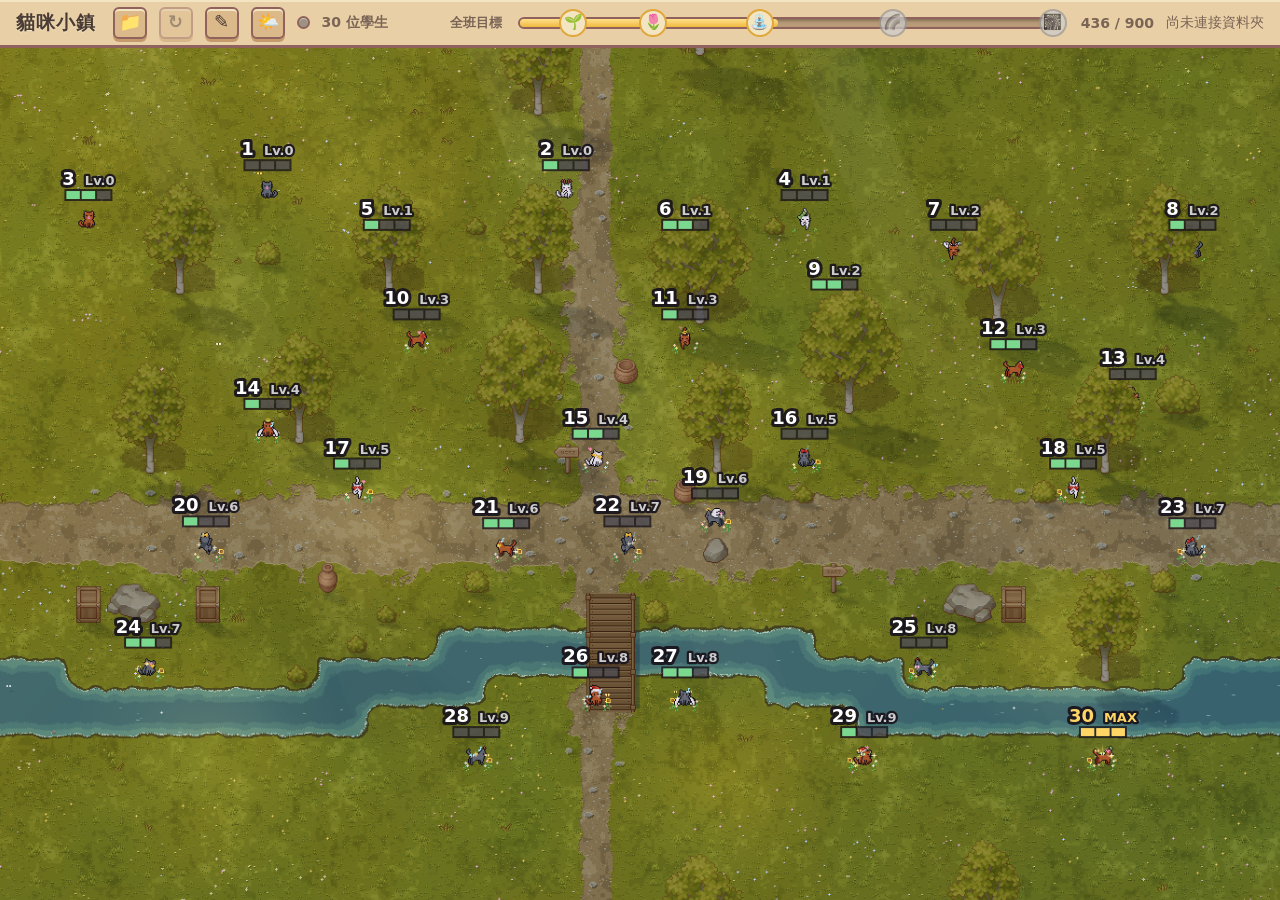
<file: index.html>
<!DOCTYPE html>
<html lang="zh-Hant">
<head>
<meta charset="utf-8">
<meta name="viewport" content="width=device-width, initial-scale=1">
<title>班級像素小鎮</title>
<link rel="stylesheet" href="css/main.css?v=20261103">
<link rel="stylesheet" href="css/panel.css?v=20261103">
<link rel="stylesheet" href="css/appearance.css?v=20261103">
</head>
<body>

<div id="app">

  <header id="toolbar">
    <span id="title"></span>

    <!-- 沒連接資料夾前顯示這顆；連上之後換成班級下拉選單與更換資料夾按鈕 -->
    <button id="btn-connect" class="tbtn tbtn-icon" title="連接資料夾">📁</button>

    <label id="class-wrap" hidden>
      <span class="tlabel">班級</span>
      <select id="class-select" class="tselect"></select>
    </label>
    <button id="btn-disconnect" class="tbtn tbtn-icon" hidden title="更換資料夾">📁</button>

    <button id="btn-reload" class="tbtn tbtn-icon" disabled title="重新載入檔案">↻</button>
    <button id="btn-mapedit" class="tbtn tbtn-icon" title="地圖編輯">✎</button>
    <button id="btn-weather" class="tbtn tbtn-icon" title="天氣">🌤️</button>

    <span id="conn-light" class="light" title="尚未連接資料夾"></span>

    <span id="status" class="muted"></span>

    <!-- 全班共同目標。圓圈由 main.js 的 buildClassGoal() 依 CONFIG.CLASS_GOAL 產生 -->
    <div id="class-goal" hidden>
      <span class="tlabel">全班目標</span>
      <div id="goal-track"><div id="goal-fill"></div></div>
      <span id="goal-num" class="muted"></span>
    </div>
    <span id="save-state" class="muted"></span>
  </header>

  <!-- 雙層畫布：
       #stage  像素層，地圖加外圍郊外，放大到塞得下的最大尺寸（見 main.js 的 layout）
       #labels UI 層，原生螢幕解析度，畫名字與進度條，字體才不會被放大糊掉 -->
  <div id="stage-wrap">
    <canvas id="stage"></canvas>
    <canvas id="labels"></canvas>
  </div>


</div>

<aside id="editor" hidden>
  <div id="ed-bar">
    <span id="ed-title">地圖編輯</span>
    <button id="ed-regen" class="tbtn">重新產生</button>
    <button id="ed-save" class="tbtn">儲存地圖</button>
    <button id="ed-close" class="tbtn tbtn-icon">×</button>
  </div>
  <div id="ed-hint"></div>
  <div id="ed-palette"></div>
</aside>

<aside id="panel" hidden>
  <button id="panel-close" title="關閉（Esc）">×</button>

  <div id="panel-cat-wrap">
    <canvas id="panel-cat" width="128" height="128"></canvas>
  </div>

  <div id="panel-name-row">
    <div id="panel-name"></div>
    <button id="panel-helper" type="button" aria-label="設為小老師" aria-pressed="false" title="設為小老師">☆</button>
  </div>
  <div id="panel-seat"></div>

  <div id="panel-level-row">
    <span id="panel-level"></span>
    <span id="panel-title"></span>
  </div>

  <div id="panel-bar"><div id="panel-bar-fill"></div></div>
  <div id="panel-meta">
    <span id="panel-xp"></span>
    <span id="panel-next"></span>
  </div>
  <div id="panel-unlock"></div>
  <div id="panel-today"></div>

  <div id="panel-awards"></div>
  <button id="panel-note-btn" class="note-btn" type="button" hidden>登記</button>
  <div id="panel-maxed-note" hidden>已達最高等級，不再累積分數。</div>

  <div id="panel-levelup"></div>

  <div id="panel-log-head">最近的紀錄</div>
  <ul id="panel-log"></ul>
  <div id="panel-footer">
    <button id="panel-appearance" class="tbtn" type="button">編輯形象</button>
  </div>
</aside>

<dialog id="appearance-dialog" aria-labelledby="appearance-title" aria-describedby="appearance-who">
  <div class="appearance-heading">
    <div><h2 id="appearance-title">我的小鎮形象</h2><p id="appearance-who"></p></div>
    <button id="appearance-close" class="tbtn" type="button" aria-label="關閉形象編輯器">×</button>
  </div>
  <div class="appearance-layout">
    <div class="appearance-showcase">
      <div class="appearance-stage"><canvas id="appearance-preview" width="192" height="192" role="img" aria-label="動態形象預覽"></canvas></div>
      <div id="appearance-actions" class="appearance-actions" role="group" aria-label="預覽動作">
        <button type="button" data-action="idle" aria-pressed="true">待機</button>
        <button type="button" data-action="walk" aria-pressed="false">走路</button>
        <button type="button" data-action="celebrate" aria-pressed="false">加分</button>
      </div>
      <p class="appearance-caption">選一個喜歡的模樣，住進小鎮。</p>
    </div>
    <div class="appearance-options">
      <fieldset><legend>動物形象</legend><div id="appearance-species" class="appearance-species"></div></fieldset>
      <div id="appearance-cat-options">
        <fieldset><legend>毛色</legend><div id="appearance-bases" class="appearance-bases"></div></fieldset>
        <label class="appearance-label" for="appearance-accessory">配件</label>
        <select id="appearance-accessory" class="tselect"></select>
      </div>
    </div>
  </div>
  <p id="appearance-status" role="status" aria-live="polite"></p>
  <div class="appearance-footer">
    <button id="appearance-cancel" class="modal-btn modal-btn-grey" type="button">取消</button>
    <button id="appearance-apply" class="modal-btn modal-btn-main" type="button">套用形象</button>
  </div>
</dialog>

<!-- 登記事由的對話框。置中蓋在畫面上，確認才會寫入紀錄。 -->
<div id="note-modal" hidden>
  <div id="note-box" role="dialog" aria-modal="true" aria-labelledby="note-title">
    <div id="note-title">登記事由</div>
    <div id="note-who"></div>

    <input id="note-input" type="text" autocomplete="off"
           placeholder="例如：趴睡、吵鬧">

    <div id="note-presets"></div>

    <div id="note-actions">
      <button id="note-cancel" class="modal-btn modal-btn-grey" type="button">取消</button>
      <button id="note-confirm" class="modal-btn modal-btn-main" type="button">確認</button>
    </div>
  </div>
</div>

<div id="toast" hidden>
  <span id="toast-text"></span>
  <button id="toast-action" type="button">取消復原</button>
</div>

<div id="banner" hidden></div>

<!-- ?v= 是為了讓瀏覽器丟掉快取裡的舊檔。tools/serve.py 已經會叫瀏覽器每次確認，
     這個號碼只是給「換伺服器之前就快取的舊檔」用的，之後不必再改。 -->
<script src="js/config.js?v=20261103"></script>
<script src="js/anims.js?v=20261103"></script>
<script src="js/animals.js?v=20261103"></script>
<script src="js/tileset.js?v=20261103"></script>
<script src="js/assets.js?v=20261103"></script>
<script src="js/storage.js?v=20261103"></script>
<script src="js/model.js?v=20261103"></script>
<script src="js/map.js?v=20261103"></script>
<script src="js/water.js?v=20261103"></script>
<script src="js/ground.js?v=20261103"></script>
<script src="js/weather.js?v=20261103"></script>
<script src="js/ambience.js?v=20261103"></script>
<script src="js/cats.js?v=20261103"></script>
<script src="js/catfx.js?v=20261103"></script>
<script src="js/panel.js?v=20261103"></script>
<script src="js/appearance.js?v=20261103"></script>
<script src="js/mapedit.js?v=20261103"></script>
<script src="js/main.js?v=20261103"></script>
</body>
</html>
</file>
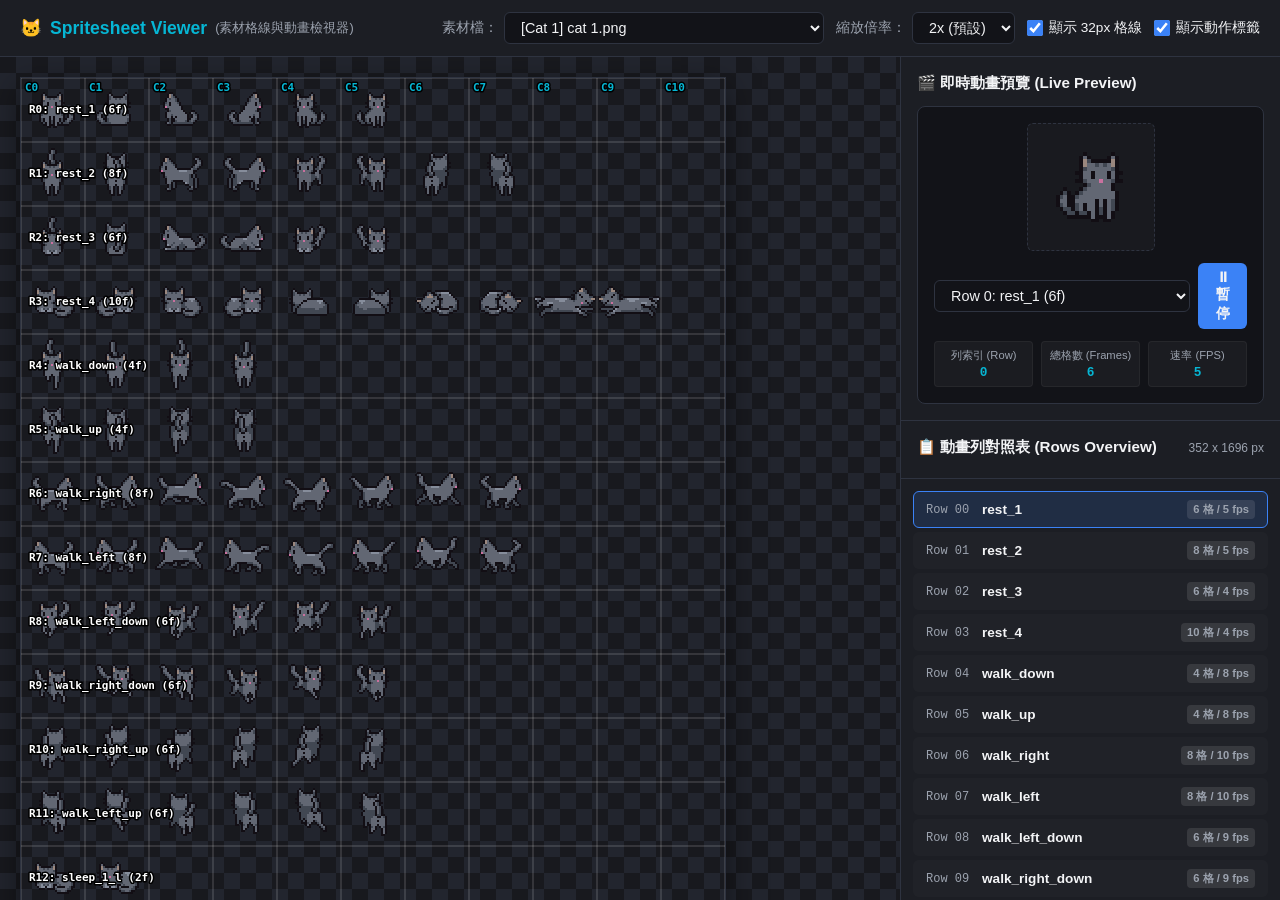
<file: tools/spritesheet-viewer.html>
<!DOCTYPE html>
<html lang="zh-TW">
<head>
  <meta charset="UTF-8">
  <meta name="viewport" content="width=device-width, initial-scale=1.0">
  <title>貓咪圖輯與動畫檢視器 (Cat Spritesheet & Animation Viewer)</title>
  <style>
    /* -----------------------------------------------------------------
     * 全局樣式與 CSS 變數定義 (Dark Pixel Theme)
     * ----------------------------------------------------------------- */
    :root {
      --bg-dark: #121318;
      --bg-card: #1c1e24;
      --bg-card-hover: #262932;
      --border-color: #2e3340;
      --primary-color: #3b82f6;
      --primary-hover: #2563eb;
      --accent-color: #06b6d4;
      --danger-color: #ef4444;
      --danger-bg: rgba(239, 68, 68, 0.2);
      --text-main: #f3f4f6;
      --text-muted: #9ca3af;
      --font-mono: 'Fira Code', 'Consolas', 'Courier New', monospace;
    }

    * {
      box-sizing: border-box;
      margin: 0;
      padding: 0;
    }

    body {
      background-color: var(--bg-dark);
      color: var(--text-main);
      font-family: -apple-system, BlinkMacSystemFont, "Segoe UI", Roboto, Helvetica, Arial, sans-serif;
      display: flex;
      flex-direction: column;
      height: 100vh;
      overflow: hidden;
    }

    /* -----------------------------------------------------------------
     * 頂部控制列 (Header Bar)
     * ----------------------------------------------------------------- */
    header {
      background-color: var(--bg-card);
      border-bottom: 1px solid var(--border-color);
      padding: 12px 20px;
      display: flex;
      align-items: center;
      justify-content: space-between;
      gap: 16px;
      flex-wrap: wrap;
      z-index: 10;
    }

    .brand-title {
      font-size: 1.1rem;
      font-weight: 700;
      display: flex;
      align-items: center;
      gap: 8px;
      color: var(--text-main);
    }

    .brand-title span {
      color: var(--accent-color);
    }

    .control-group {
      display: flex;
      align-items: center;
      gap: 12px;
      flex-wrap: wrap;
    }

    label {
      font-size: 0.85rem;
      color: var(--text-muted);
      display: flex;
      align-items: center;
      gap: 6px;
    }

    select, button, input[type="number"] {
      background-color: var(--bg-dark);
      color: var(--text-main);
      border: 1px solid var(--border-color);
      padding: 6px 12px;
      border-radius: 6px;
      font-size: 0.9rem;
      outline: none;
      transition: all 0.2s ease;
    }

    select:focus, button:focus {
      border-color: var(--primary-color);
      box-shadow: 0 0 0 2px rgba(59, 130, 246, 0.3);
    }

    select {
      max-width: 320px;
      cursor: pointer;
    }

    button {
      cursor: pointer;
      background-color: var(--primary-color);
      border: none;
      font-weight: 600;
    }

    button:hover {
      background-color: var(--primary-hover);
    }

    .checkbox-label {
      cursor: pointer;
      user-select: none;
      color: var(--text-main);
    }

    .checkbox-label input {
      accent-color: var(--primary-color);
      width: 16px;
      height: 16px;
      cursor: pointer;
    }

    /* -----------------------------------------------------------------
     * 主要工作區 (Main Layout)
     * ----------------------------------------------------------------- */
    main {
      display: flex;
      flex: 1;
      overflow: hidden;
    }

    /* 左側主 Canvas 檢視區 */
    .viewport {
      flex: 1;
      overflow: auto;
      padding: 20px;
      display: flex;
      flex-direction: column;
      align-items: flex-start;
      position: relative;
      /* 棋盤格背景以凸顯透明區域 */
      background-color: #18191e;
      background-image: 
        linear-gradient(45deg, #22252e 25%, transparent 25%), 
        linear-gradient(-45deg, #22252e 25%, transparent 25%),
        linear-gradient(45deg, transparent 75%, #22252e 75%),
        linear-gradient(-45deg, transparent 75%, #22252e 75%);
      background-size: 32px 32px;
      background-position: 0 0, 0 16px, 16px -16px, -16px 0px;
    }

    #mainCanvas {
      display: block;
      image-rendering: pixelated;
      image-rendering: crisp-edges;
      box-shadow: 0 10px 30px rgba(0, 0, 0, 0.5);
      border: 1px solid var(--border-color);
      background-color: transparent;
    }

    /* 右側側邊欄（即時預覽與列索引清單） */
    .sidebar {
      width: 380px;
      background-color: var(--bg-card);
      border-left: 1px solid var(--border-color);
      display: flex;
      flex-direction: column;
      overflow: hidden;
    }

    .panel-section {
      padding: 16px;
      border-bottom: 1px solid var(--border-color);
    }

    .section-title {
      font-size: 0.95rem;
      font-weight: 700;
      margin-bottom: 12px;
      color: var(--text-main);
      display: flex;
      align-items: center;
      justify-content: space-between;
    }

    /* 即時預覽卡片 */
    .preview-card {
      display: flex;
      flex-direction: column;
      align-items: center;
      gap: 12px;
      background-color: var(--bg-dark);
      padding: 16px;
      border-radius: 8px;
      border: 1px solid var(--border-color);
    }

    #previewCanvas {
      width: 128px;
      height: 128px;
      image-rendering: pixelated;
      image-rendering: crisp-edges;
      background-color: rgba(255, 255, 255, 0.03);
      border: 1px dashed var(--border-color);
      border-radius: 6px;
    }

    .preview-controls {
      display: flex;
      align-items: center;
      gap: 8px;
      width: 100%;
    }

    .preview-controls select {
      flex: 1;
      max-width: none;
    }

    .anim-stats {
      width: 100%;
      display: grid;
      grid-template-columns: repeat(3, 1fr);
      gap: 8px;
      text-align: center;
      font-size: 0.8rem;
    }

    .stat-box {
      background-color: rgba(255, 255, 255, 0.04);
      padding: 6px 4px;
      border-radius: 4px;
      border: 1px solid rgba(255, 255, 255, 0.05);
    }

    .stat-label {
      color: var(--text-muted);
      font-size: 0.7rem;
      margin-bottom: 2px;
    }

    .stat-value {
      font-weight: 700;
      color: var(--accent-color);
      font-family: var(--font-mono);
    }

    .forbidden-warning {
      background-color: var(--danger-bg);
      border: 1px solid var(--danger-color);
      color: #fca5a5;
      padding: 8px 12px;
      border-radius: 6px;
      font-size: 0.8rem;
      width: 100%;
      display: none;
      align-items: center;
      gap: 6px;
    }

    /* 列表清單 */
    .row-list-container {
      flex: 1;
      overflow-y: auto;
      padding: 12px;
    }

    .row-item {
      display: flex;
      align-items: center;
      justify-content: space-between;
      padding: 8px 12px;
      border-radius: 6px;
      margin-bottom: 4px;
      cursor: pointer;
      font-size: 0.85rem;
      background-color: rgba(255, 255, 255, 0.02);
      border: 1px solid transparent;
      transition: all 0.15s ease;
    }

    .row-item:hover {
      background-color: var(--bg-card-hover);
      border-color: var(--border-color);
    }

    .row-item.selected {
      border-color: var(--primary-color);
      background-color: rgba(59, 130, 246, 0.15);
    }

    .row-item.forbidden {
      background-color: rgba(239, 68, 68, 0.08);
      border-color: rgba(239, 68, 68, 0.2);
    }

    .row-item.forbidden:hover {
      background-color: rgba(239, 68, 68, 0.15);
    }

    .row-meta {
      display: flex;
      align-items: center;
      gap: 8px;
    }

    .row-num {
      font-family: var(--font-mono);
      color: var(--text-muted);
      font-size: 0.75rem;
      min-width: 48px;
    }

    .row-name {
      font-weight: 600;
    }

    .badge {
      font-size: 0.7rem;
      padding: 2px 6px;
      border-radius: 4px;
      font-weight: 600;
    }

    .badge-danger {
      background-color: var(--danger-color);
      color: white;
    }

    .badge-normal {
      background-color: rgba(255, 255, 255, 0.1);
      color: var(--text-muted);
    }
  </style>
</head>
<body>

  <!-- 頂部控制欄 -->
  <header>
    <div class="brand-title">
      🐱 <span>Spritesheet Viewer</span>
      <span style="font-size: 0.8rem; font-weight: normal; color: var(--text-muted);">(素材格線與動畫檢視器)</span>
    </div>

    <div class="control-group">
      <label>
        素材檔：
        <select id="assetSelect">
          <!-- 由 JS 自動填入 CAT_BASES / CAT_ACCESSORIES 與 TILE_ASSETS -->
        </select>
      </label>

      <label>
        縮放倍率：
        <select id="scaleSelect">
          <option value="1">1x</option>
          <option value="2" selected>2x (預設)</option>
          <option value="3">3x</option>
          <option value="4">4x</option>
        </select>
      </label>

      <label class="checkbox-label">
        <input type="checkbox" id="showGridCheck" checked>
        顯示 32px 格線
      </label>

      <label class="checkbox-label">
        <input type="checkbox" id="showLabelsCheck" checked>
        顯示動作標籤
      </label>
    </div>
  </header>

  <!-- 主要工作區 -->
  <main>
    <!-- 左側主圖像與格線 Context -->
    <div class="viewport" id="viewport">
      <canvas id="mainCanvas"></canvas>
    </div>

    <!-- 右側側邊欄 (Live Preview & Row Inspector) -->
    <div class="sidebar">
      <div class="panel-section">
        <div class="section-title">
          🎬 即時動畫預覽 (Live Preview)
        </div>

        <div class="preview-card">
          <canvas id="previewCanvas" width="128" height="128"></canvas>

          <div class="preview-controls">
            <select id="animSelect">
              <!-- 由 JS 填入 CAT_ANIMS -->
            </select>
            <button id="playPauseBtn">⏸ 暫停</button>
          </div>

          <div class="anim-stats">
            <div class="stat-box">
              <div class="stat-label">列索引 (Row)</div>
              <div class="stat-value" id="statRow">0</div>
            </div>
            <div class="stat-box">
              <div class="stat-label">總格數 (Frames)</div>
              <div class="stat-value" id="statFrames">6</div>
            </div>
            <div class="stat-box">
              <div class="stat-label">速率 (FPS)</div>
              <div class="stat-value" id="statFps">5</div>
            </div>
          </div>

          <div class="forbidden-warning" id="forbiddenWarning">
            ⚠️ 警告：此動作屬於【禁用清單】（睡覺 / 哈氣 / 昏倒 / 攻擊），安全機制禁止在遊戲中調用。
          </div>
        </div>
      </div>

      <!-- 貓咪動畫列索引對照清單 -->
      <div class="panel-section" style="padding-bottom: 8px;">
        <div class="section-title">
          📋 動畫列對照表 (Rows Overview)
          <span style="font-size: 0.75rem; font-weight: normal; color: var(--text-muted);" id="assetDims">352 x 1696</span>
        </div>
      </div>

      <div class="row-list-container" id="rowList">
        <!-- 由 JS 產生 53 列對照項目 -->
      </div>
    </div>
  </main>

  <!-- 載入專案公用腳本 -->
  <script src="../js/config.js"></script>
  <script src="../js/anims.js"></script>

  <script>
    /* =====================================================================
     * spritesheet-viewer.html 介面邏輯腳本
     * ===================================================================== */

    // 全局控制變數
    let currentImage = null;
    let currentScale = 2;
    let isPlaying = true;

    // 即時預覽動畫狀態
    let previewState = {
      name: 'rest_1',
      frame: 0,
      elapsed: 0
    };
    let lastAnimTime = performance.now();

    // DOM 元素引用
    const assetSelect = document.getElementById('assetSelect');
    const scaleSelect = document.getElementById('scaleSelect');
    const showGridCheck = document.getElementById('showGridCheck');
    const showLabelsCheck = document.getElementById('showLabelsCheck');
    const mainCanvas = document.getElementById('mainCanvas');
    const mainCtx = mainCanvas.getContext('2d');

    const previewCanvas = document.getElementById('previewCanvas');
    const previewCtx = previewCanvas.getContext('2d');
    const animSelect = document.getElementById('animSelect');
    const playPauseBtn = document.getElementById('playPauseBtn');
    const statRow = document.getElementById('statRow');
    const statFrames = document.getElementById('statFrames');
    const statFps = document.getElementById('statFps');
    const forbiddenWarning = document.getElementById('forbiddenWarning');
    const rowList = document.getElementById('rowList');
    const assetDims = document.getElementById('assetDims');

    // 建立 row -> animInfo 快速對照 map
    const rowToAnimMap = {};
    if (typeof CAT_ANIMS !== 'undefined') {
      for (const [name, info] of Object.entries(CAT_ANIMS)) {
        const isForbidden = typeof FORBIDDEN_ANIMS !== 'undefined' && FORBIDDEN_ANIMS.has(name);
        rowToAnimMap[info.row] = {
          name: name,
          row: info.row,
          frames: info.frames,
          fps: info.fps,
          isForbidden: isForbidden
        };
      }
    }

    /**
     * 初始化下拉選單選單項目
     */
    function initDropdowns() {
      assetSelect.innerHTML = '';

      // 1. 貓咪外觀素材（基底毛色 + 配件圖層）
      //    早期版本這裡叫 CAT_SKINS，後來確認配件包只有配件圖層、
      //    必須疊在基底貓上面畫，才拆成兩個清單。
      const CAT_SKINS = []
        .concat(typeof CAT_BASES !== 'undefined' ? CAT_BASES : [])
        .concat(typeof CAT_ACCESSORIES !== 'undefined' ? CAT_ACCESSORIES : []);
      if (CAT_SKINS.length) {
        const catGroup = document.createElement('optgroup');
        catGroup.label = '🐱 貓咪造型（基底 + 配件）';
        CAT_SKINS.forEach((path, idx) => {
          const opt = document.createElement('option');
          opt.value = path;
          opt.textContent = `[Cat ${idx + 1}] ${path.split('/').pop()}`;
          catGroup.appendChild(opt);
        });
        assetSelect.appendChild(catGroup);
      }

      // 2. 地圖素材 (TILE_ASSETS)
      if (typeof TILE_ASSETS !== 'undefined') {
        const tileGroup = document.createElement('optgroup');
        tileGroup.label = '🗺️ 地圖素材 (TILE_ASSETS)';
        for (const [key, path] of Object.entries(TILE_ASSETS)) {
          const opt = document.createElement('option');
          opt.value = path;
          opt.textContent = `[Tile: ${key}] ${path.split('/').pop()}`;
          tileGroup.appendChild(opt);
        }
        assetSelect.appendChild(tileGroup);
      }

      // 3. 動畫選擇選單 (animSelect)
      animSelect.innerHTML = '';
      if (typeof CAT_ANIMS !== 'undefined') {
        for (const [name, info] of Object.entries(CAT_ANIMS)) {
          const opt = document.createElement('option');
          opt.value = name;
          const isForbidden = FORBIDDEN_ANIMS.has(name);
          opt.textContent = `${isForbidden ? '⛔ ' : ''}Row ${info.row}: ${name} (${info.frames}f)`;
          if (isForbidden) {
            opt.style.color = '#ef4444';
          }
          animSelect.appendChild(opt);
        }
      }
    }

    /**
     * 載入選取的圖片
     */
    function loadSelectedAsset() {
      const path = assetSelect.value;
      if (!path) return;

      const img = new Image();
      img.onload = () => {
        currentImage = img;
        assetDims.textContent = `${img.width} x ${img.height} px`;
        renderMainCanvas();
        renderRowList();
      };
      img.onerror = () => {
        alert(`無法載入圖片：${path}`);
      };
      img.src = '../' + path; // 相對於 tools/ 目錄
    }

    /**
     * 繪製主 Canvas（PNG + 格線 + 列/欄標籤 + 禁用標記）
     */
    function renderMainCanvas() {
      if (!currentImage) return;

      const scale = currentScale;
      const w = currentImage.width;
      const h = currentImage.height;
      const cellSize = 32 * scale;
      const cols = Math.floor(w / 32);
      const rows = Math.floor(h / 32);

      mainCanvas.width = w * scale;
      mainCanvas.height = h * scale;

      mainCtx.imageSmoothingEnabled = false;

      // 1. 繪製 PNG 圖像（放大倍率）
      mainCtx.drawImage(currentImage, 0, 0, w * scale, h * scale);

      // 2. 判斷是否為貓咪 Spritesheet（可進行動畫列標註）
      const isCatSheet = (w === 352 && h === 1696) || rows === 53;

      // 3. 繪製禁用列的紅框背景 overlay
      if (isCatSheet) {
        for (let r = 0; r < rows; r++) {
          const animInfo = rowToAnimMap[r];
          if (animInfo && animInfo.isForbidden) {
            mainCtx.fillStyle = 'rgba(239, 68, 68, 0.25)';
            mainCtx.fillRect(0, r * cellSize, w * scale, cellSize);

            // 繪製紅色的邊框線
            mainCtx.strokeStyle = 'rgba(239, 68, 68, 0.6)';
            mainCtx.lineWidth = 1;
            mainCtx.strokeRect(0, r * cellSize, w * scale, cellSize);
          }
        }
      }

      // 4. 繪製 32px (縮放後) 格線
      if (showGridCheck.checked) {
        mainCtx.strokeStyle = 'rgba(255, 255, 255, 0.25)';
        mainCtx.lineWidth = 1;

        // 垂直線
        for (let c = 0; c <= cols; c++) {
          const x = c * cellSize;
          mainCtx.beginPath();
          mainCtx.moveTo(x, 0);
          mainCtx.lineTo(x, h * scale);
          mainCtx.stroke();
        }

        // 水平線
        for (let r = 0; r <= rows; r++) {
          const y = r * cellSize;
          mainCtx.beginPath();
          mainCtx.moveTo(0, y);
          mainCtx.lineTo(w * scale, y);
          mainCtx.stroke();
        }
      }

      // 5. 繪製欄號 (Col numbers) 與列標籤 (Row Labels)
      if (showLabelsCheck.checked) {
        mainCtx.font = `bold ${Math.max(11, 10 * (scale / 2))}px monospace`;
        mainCtx.textBaseline = 'middle';

        // 頂部欄號 Header
        for (let c = 0; c < cols; c++) {
          const x = c * cellSize + 4;
          const y = 10;
          drawStrokedText(mainCtx, `C${c}`, x, y, '#06b6d4');
        }

        // 左側列標籤 Header
        for (let r = 0; r < rows; r++) {
          const y = r * cellSize + cellSize / 2;
          const animInfo = rowToAnimMap[r];

          let text = `R${r}`;
          let color = '#ffffff';

          if (isCatSheet && animInfo) {
            text = `R${r}: ${animInfo.name} (${animInfo.frames}f)`;
            if (animInfo.isForbidden) {
              text = `⛔ R${r}: ${animInfo.name} [禁用]`;
              color = '#f87171';
            }
          }

          drawStrokedText(mainCtx, text, 8, y, color);
        }
      }
    }

    /**
     * 繪製帶有黑色輪廓外線的文字，確保在任何圖形上都清晰可讀
     */
    function drawStrokedText(ctx, text, x, y, fillColor) {
      ctx.strokeStyle = '#000000';
      ctx.lineWidth = 3;
      ctx.lineJoin = 'round';
      ctx.strokeText(text, x, y);
      ctx.fillStyle = fillColor;
      ctx.fillText(text, x, y);
    }

    /**
     * 渲染右側 53 列對照表
     */
    function renderRowList() {
      rowList.innerHTML = '';
      const totalRows = currentImage ? Math.floor(currentImage.height / 32) : 53;

      for (let r = 0; r < totalRows; r++) {
        const animInfo = rowToAnimMap[r];
        const item = document.createElement('div');
        item.className = 'row-item';

        if (animInfo && animInfo.isForbidden) {
          item.classList.add('forbidden');
        }

        if (previewState.name === (animInfo ? animInfo.name : '')) {
          item.classList.add('selected');
        }

        const leftMeta = document.createElement('div');
        leftMeta.className = 'row-meta';

        const rowNum = document.createElement('span');
        rowNum.className = 'row-num';
        rowNum.textContent = `Row ${r.toString().padStart(2, '0')}`;

        const rowName = document.createElement('span');
        rowName.className = 'row-name';
        rowName.textContent = animInfo ? animInfo.name : `Tile row ${r}`;

        leftMeta.appendChild(rowNum);
        leftMeta.appendChild(rowName);

        const badge = document.createElement('span');
        badge.className = 'badge';

        if (animInfo) {
          if (animInfo.isForbidden) {
            badge.className += ' badge-danger';
            badge.textContent = '⛔ 禁用';
          } else {
            badge.className += ' badge-normal';
            badge.textContent = `${animInfo.frames} 格 / ${animInfo.fps} fps`;
          }
        }

        item.appendChild(leftMeta);
        item.appendChild(badge);

        // 點擊列表項目即可在 Live Preview 中播放該動畫
        item.addEventListener('click', () => {
          if (animInfo) {
            selectAnimation(animInfo.name);
          }
        });

        rowList.appendChild(item);
      }
    }

    /**
     * 切換當前預覽的動畫名稱
     */
    function selectAnimation(animName) {
      if (!CAT_ANIMS[animName]) return;
      previewState.name = animName;
      previewState.frame = 0;
      previewState.elapsed = 0;
      animSelect.value = animName;
      updateAnimStats();
      renderRowList();
    }

    /**
     * 更新動畫數據狀態顯示
     */
    function updateAnimStats() {
      const anim = CAT_ANIMS[previewState.name];
      if (!anim) return;

      statRow.textContent = anim.row;
      statFrames.textContent = anim.frames;
      statFps.textContent = anim.fps;

      const isForbidden = FORBIDDEN_ANIMS.has(previewState.name);
      forbiddenWarning.style.display = isForbidden ? 'flex' : 'none';
    }

    /**
     * 即時預覽 Loop (requestAnimationFrame)
     */
    function previewLoop(timestamp) {
      const dt = (timestamp - lastAnimTime) / 1000;
      lastAnimTime = timestamp;

      if (isPlaying && currentImage) {
        const anim = CAT_ANIMS[previewState.name];
        if (anim && anim.fps > 0) {
          previewState.elapsed += dt;
          const frameDuration = 1 / anim.fps;
          while (previewState.elapsed >= frameDuration) {
            previewState.elapsed -= frameDuration;
            previewState.frame = (previewState.frame + 1) % anim.frames;
          }
        }
      }

      renderPreviewFrame();
      requestAnimationFrame(previewLoop);
    }

    /**
     * 繪製單影格至 Live Preview Canvas (4x 放大)
     */
    function renderPreviewFrame() {
      previewCtx.clearRect(0, 0, previewCanvas.width, previewCanvas.height);
      previewCtx.imageSmoothingEnabled = false;

      if (!currentImage) return;

      const anim = CAT_ANIMS[previewState.name] || CAT_ANIMS.rest_1;
      const row = anim.row;
      const frame = previewState.frame % anim.frames;

      // 繪製中央 32x32 影格 (放大 4 倍至 128x128)
      previewCtx.drawImage(
        currentImage,
        frame * 32, row * 32, 32, 32,
        0, 0, 128, 128
      );
    }

    // -----------------------------------------------------------------
    // 事件監聽綁定
    // -----------------------------------------------------------------
    assetSelect.addEventListener('change', loadSelectedAsset);

    scaleSelect.addEventListener('change', (e) => {
      currentScale = parseInt(e.target.value, 10);
      renderMainCanvas();
    });

    showGridCheck.addEventListener('change', renderMainCanvas);
    showLabelsCheck.addEventListener('change', renderMainCanvas);

    animSelect.addEventListener('change', (e) => {
      selectAnimation(e.target.value);
    });

    playPauseBtn.addEventListener('click', () => {
      isPlaying = !isPlaying;
      playPauseBtn.textContent = isPlaying ? '⏸ 暫停' : '▶ 播放';
    });

    // -----------------------------------------------------------------
    // 初始化執行
    // -----------------------------------------------------------------
    initDropdowns();
    loadSelectedAsset();
    updateAnimStats();
    requestAnimationFrame(previewLoop);

  </script>
</body>
</html>
</file>
<file: css/main.css>
/* =====================================================================
 * main.css — 版面、像素縮放、遊戲風外觀
 * =====================================================================
 * 配色參考 Sprout Lands UI Pack（Cup Nooble）的色調而定，見 CREDITS.md。
 * 這裡只有色碼，本專案未包含該素材包的任何檔案：
 *   #f3e5c2 最亮的米白（高光邊）
 *   #e8cfa6 面板底色
 *   #dcb98a 按鈕面
 *   #c49a6c 按鈕陰影／次要邊
 *   #aa7959 中間調
 *   #90625d 深色描邊
 *
 * 關鍵設計：畫面分成兩層畫布。
 *   #stage  像素層，地圖加外圍郊外，放大到塞得下的最大尺寸（以螢幕像素計）。
 *           整數倍時用 image-rendering: pixelated，像素邊緣才會銳利；
 *           小數倍的做法見 main.js 的 layout()。
 *   #labels UI 層，蓋住整個畫布區，尺寸等於螢幕像素，中文字以原生解析度繪製，
 *           投影到教室後排才看得清楚。
 * ===================================================================== */

:root {
  --cream:   #f3e5c2;
  --panel:   #e8cfa6;
  --btn:     #dcb98a;
  --btn-sh:  #c49a6c;
  --mid:     #aa7959;
  --ink:     #4a3b34;
  --line:    #90625d;
  --grass:   #6b8f3a;
  --leaf:    #7bd88f;
  --gold:    #ffd666;
}

* { box-sizing: border-box; }

html, body {
  margin: 0;
  padding: 0;
  height: 100%;
  color: var(--ink);
  font-family: "Noto Sans TC", "Microsoft JhengHei", "PingFang TC", system-ui, sans-serif;
  overflow: hidden;
  background: #4f5a1a;          /* 地面畫出來之前的底色，接近草地 */
}

#app {
  height: 100%;
  display: flex;
  flex-direction: column;
  align-items: center;
}

/* ---------------- 工具列 ---------------- */

#toolbar {
  flex: 0 0 auto;
  width: 100%;
  height: 48px;
  display: flex;
  align-items: center;
  gap: 12px;
  padding: 0 16px;
  color: var(--ink);
  background: var(--panel);
  border-bottom: 3px solid var(--line);
  box-shadow: inset 0 2px 0 var(--cream), 0 3px 0 rgba(0, 0, 0, 0.25);
}

#title {
  font-size: 19px;
  font-weight: 800;
  letter-spacing: 0.06em;
  color: var(--ink);
  text-shadow: 0 1px 0 var(--cream);
  margin-right: 4px;
}

.muted {
  color: #7a6455;
  font-size: 14px;
}

#status { font-weight: 600; }
#save-state { margin-left: auto; min-width: 7em; text-align: right; }

/* ---------------- 全班共同目標 ----------------
   工具列右邊的空位。圓圈還沒達到時灰色，達到之後彩色並輕輕發亮。 */

#class-goal {
  flex: 1 1 auto;
  min-width: 0;
  max-width: min(900px, 55vw);
  margin-left: auto;
  display: flex;
  align-items: center;
  gap: 12px;
}

#class-goal[hidden] { display: none; }
/* 目標條在的時候由它靠右，存檔狀態緊跟在後 */
#class-goal:not([hidden]) ~ #save-state { margin-left: 0; }

#goal-track {
  position: relative;
  flex: 1 1 auto;
  min-width: 200px;         /* 再窄的話 10% 與 25% 的圓圈會疊在一起 */
  height: 12px;
  margin: 0 14px 0 4px;    /* 頭尾的圓圈有一半會凸出去 */
  background: #b99b78;
  border: 2px solid var(--line);
  border-radius: 8px;
  box-shadow: inset 0 2px 3px rgba(0, 0, 0, 0.28);
}

#goal-fill {
  height: 100%;
  width: 0;
  border-radius: 6px;
  background: linear-gradient(#ffe08a, #f0b93f);
  transition: width 600ms ease-out;
}

.goal-ms {
  position: absolute;
  top: 50%;
  width: 28px;
  height: 28px;
  transform: translate(-50%, -50%);
  display: flex;
  align-items: center;
  justify-content: center;
  font-size: 15px;
  line-height: 1;
  background: #d8cbb6;
  border: 2px solid #a8957d;
  border-radius: 50%;
  filter: grayscale(1);
  opacity: 0.7;
  cursor: default;
}

.goal-ms.on {
  background: var(--cream);
  border-color: #e0a83c;
  filter: none;
  opacity: 1;
  animation: goal-glow 2.4s ease-in-out infinite;
}

@keyframes goal-glow {
  0%, 100% { box-shadow: 0 0 0 rgba(255, 214, 102, 0); }
  50%      { box-shadow: 0 0 10px rgba(255, 214, 102, 0.95); }
}

#goal-num { font-weight: 600; white-space: nowrap; }

/* 視窗太窄時先收起來，按鈕比較重要 */
@media (max-width: 1000px) {
  #class-goal { display: none; }
  #class-goal ~ #save-state { margin-left: auto; }
}

@media (prefers-reduced-motion: reduce) {
  .goal-ms.on { animation: none; box-shadow: 0 0 6px rgba(255, 214, 102, 0.8); }
  #goal-fill { transition: none; }
}

/* ---------------- 遊戲風按鈕 ----------------
   厚底邊 + 按下時整顆下沉，是最省事也最可靠的「可按」手感。 */

.tbtn {
  font: inherit;
  font-size: 14px;
  font-weight: 700;
  color: var(--ink);
  background: var(--btn);
  border: 2px solid var(--line);
  border-radius: 6px;
  padding: 5px 12px 7px;
  cursor: pointer;
  box-shadow: inset 0 2px 0 var(--cream), 0 3px 0 var(--btn-sh);
}

.tbtn:hover:not(:disabled) { background: #e6c69a; }

.tbtn:active:not(:disabled) {
  transform: translateY(3px);
  box-shadow: inset 0 2px 0 var(--cream), 0 0 0 var(--btn-sh);
}

.tbtn:disabled {
  opacity: 0.45;
  cursor: default;
  box-shadow: inset 0 2px 0 rgba(255, 255, 255, 0.4), 0 3px 0 var(--btn-sh);
}

/* 只有圖示的方形按鈕（重新載入） */
.tbtn-icon {
  width: 34px;
  padding: 4px 0 6px;
  font-size: 18px;
  line-height: 1;
  text-align: center;
}

/* ---------------- 班級選單 ---------------- */

#class-wrap {
  display: flex;
  align-items: center;
  gap: 7px;
}

#class-wrap[hidden] { display: none; }

.tlabel {
  font-size: 13px;
  font-weight: 700;
  color: #7a6455;
}

.tselect {
  font: inherit;
  font-size: 14px;
  font-weight: 700;
  color: var(--ink);
  background: var(--btn);
  border: 2px solid var(--line);
  border-radius: 6px;
  padding: 4px 8px 5px;
  cursor: pointer;
  box-shadow: inset 0 2px 0 var(--cream), 0 3px 0 var(--btn-sh);
}

/* ---------------- 連線狀態燈 ---------------- */

.light {
  width: 13px;
  height: 13px;
  border-radius: 50%;
  border: 2px solid var(--line);
  background: #9d9385;
  box-shadow: inset 0 1px 0 rgba(255, 255, 255, 0.5);
}

.light.on {
  background: #6fc46f;
  box-shadow: inset 0 1px 0 rgba(255, 255, 255, 0.6), 0 0 8px rgba(111, 196, 111, 0.85);
}

/* 資料檔有問題時是琥珀色。不用紅色 —— 這是會投影出去的畫面。 */
.light.warn {
  background: #e0a83c;
  box-shadow: inset 0 1px 0 rgba(255, 255, 255, 0.6), 0 0 8px rgba(224, 168, 60, 0.8);
}

/* ---------------- 畫布 ---------------- */

#stage-wrap {
  flex: 1 1 auto;
  position: relative;
  width: 100%;
  min-height: 0;
  overflow: hidden;    /* 畫面比視窗大一點點（補滿整格），多的裁掉 */
}

/* 位置與尺寸由 main.js 的 layout() 決定：地圖置中，外圍補上郊外鋪滿視窗 */
#stage {
  position: absolute;
  image-rendering: pixelated;
  image-rendering: crisp-edges;
  cursor: default;
}

/* 不是整數倍時改平滑縮放：畫布已經先用最近鄰放大過，這裡只做最後一點縮放 */
#stage.smooth { image-rendering: auto; }

#stage.on-cat { cursor: pointer; }

#labels {
  position: absolute;
  inset: 0;
  width: 100%;
  height: 100%;
  pointer-events: none;
}

/* ---------------- 錯誤橫幅 ---------------- */

#banner {
  position: fixed;
  top: 0;
  left: 0;
  right: 0;
  padding: 13px 20px;
  background: #b8894a;
  color: #2e2216;
  border-bottom: 3px solid var(--line);
  font-size: 15px;
  font-weight: 600;
  line-height: 1.6;
  z-index: 50;
  white-space: pre-wrap;
}

#banner[hidden] { display: none; }

/* 琥珀是警告，磚紅是錯誤。都不用鮮紅色 —— 那是投影在全班面前的畫面。 */
#banner.warn  { background: #e0b45c; }
#banner.error { background: #c07a5e; }

/* ---------------- 復原提示條 ---------------- */

#toast {
  position: fixed;
  left: 50%;
  bottom: 34px;
  transform: translateX(-50%);
  display: flex;
  align-items: center;
  gap: 16px;
  padding: 11px 14px 13px 20px;
  color: var(--ink);
  background: var(--panel);
  border: 3px solid var(--line);
  border-radius: 10px;
  box-shadow: inset 0 2px 0 var(--cream), 0 5px 0 var(--btn-sh), 0 12px 26px rgba(0, 0, 0, 0.4);
  font-size: 15px;
  font-weight: 600;
  z-index: 60;
}

#toast[hidden] { display: none; }

#toast-action {
  font: inherit;
  font-size: 14px;
  font-weight: 700;
  color: var(--ink);
  background: var(--btn);
  border: 2px solid var(--line);
  border-radius: 6px;
  padding: 5px 13px 7px;
  cursor: pointer;
  box-shadow: inset 0 2px 0 var(--cream), 0 3px 0 var(--btn-sh);
}

#toast-action:active {
  transform: translateY(3px);
  box-shadow: inset 0 2px 0 var(--cream), 0 0 0 var(--btn-sh);
}

@media (prefers-reduced-motion: reduce) {
  * { animation-duration: 0.01ms !important; transition-duration: 0.01ms !important; }
}
</file>
<file: css/panel.css>
/* =====================================================================
 * panel.css — 角色面板
 * 配色沿用 main.css 裡定義的變數。
 * ===================================================================== */

/* ---------------- 面板本體 ---------------- */
#panel {
  position: fixed;
  top: 0;
  right: 0;
  width: 380px;
  max-width: 92vw;
  height: 100%;
  color: var(--ink);
  background: var(--panel);
  border-left: 4px solid var(--line);
  box-shadow: inset 3px 0 0 var(--cream), -14px 0 34px rgba(0, 0, 0, 0.42);
  z-index: 40;
  display: flex;
  flex-direction: column;
  padding: 20px 24px 24px;
  overflow-y: auto;

  transform: translateX(100%);
  transition: transform 200ms ease-out;
}

#panel.open { transform: translateX(0); }
#panel[hidden] { display: none; }

/* 點的貓在畫面右邊、會被面板蓋住時，面板改從左邊滑出（main.js 決定） */
#panel.left {
  right: auto;
  left: 0;
  border-left: none;
  border-right: 4px solid var(--line);
  box-shadow: inset -3px 0 0 var(--cream), 14px 0 34px rgba(0, 0, 0, 0.42);
  transform: translateX(-100%);
}
#panel.left.open { transform: translateX(0); }

#panel-close {
  position: absolute;
  top: 12px;
  right: 14px;
  width: 34px;
  height: 34px;
  font-size: 20px;
  font-weight: 700;
  line-height: 1;
  color: var(--ink);
  background: var(--btn);
  border: 2px solid var(--line);
  border-radius: 7px;
  cursor: pointer;
  box-shadow: inset 0 2px 0 var(--cream), 0 3px 0 var(--btn-sh);
}

#panel-close:active {
  transform: translateY(3px);
  box-shadow: inset 0 2px 0 var(--cream), 0 0 0 var(--btn-sh);
}

/* ---------------- 大貓 ---------------- */
/* 給貓一塊草地色的展示台，而不是讓牠浮在米色面板上 */
#panel-cat-wrap {
  align-self: center;
  margin: 10px 0 6px;
  padding: 10px;
  background: linear-gradient(#7ba03f, #6b8f3a);
  border: 3px solid var(--line);
  border-radius: 12px;
  box-shadow: inset 0 3px 0 rgba(255, 255, 255, 0.18);
}

#panel-cat {
  display: block;
  image-rendering: pixelated;
  width: 128px;
  height: 128px;
}

/* ---------------- 姓名與等級 ---------------- */
#panel-name-row {
  display: flex;
  align-items: center;
  justify-content: center;
  gap: 8px;
  margin-top: 8px;
}

#panel-helper {
  flex-shrink: 0;
  width: 44px;
  height: 44px;
  padding: 0;
  border: 2px solid #a58c70;
  border-radius: 10px;
  background: #fff7e5;
  color: #7a6455;
  font-size: 30px;
  line-height: 1;
  cursor: pointer;
}

#panel-helper[aria-pressed="true"] {
  color: #8b5800;
  background: #ffe59a;
  border-color: #b47b18;
  box-shadow: 0 0 10px #ffd66680;
}

#panel-helper:focus-visible {
  outline: 3px solid #4f7134;
  outline-offset: 3px;
}

#panel-helper:disabled {
  opacity: 0.55;
  cursor: not-allowed;
}

#panel-name {
  min-width: 0;
  overflow-wrap: anywhere;
  font-size: 26px;
  font-weight: 800;
  text-align: center;
  text-shadow: 0 1px 0 var(--cream);
}

#panel-seat {
  font-size: 13px;
  color: #7a6455;
  text-align: center;
  min-height: 1em;
}

#panel-level-row {
  display: flex;
  align-items: baseline;
  justify-content: center;
  gap: 10px;
  margin-top: 10px;
}

#panel-level {
  font-size: 23px;
  font-weight: 800;
  color: #3f7d3f;
  transition: transform 120ms ease-out;
  transform-origin: center;
}

#panel-title {
  font-size: 16px;
  font-weight: 700;
  color: var(--mid);
}

/* ---------------- 進度條 ---------------- */
#panel-bar {
  position: relative;
  margin-top: 14px;
  height: 18px;
  flex-shrink: 0;   /* 視窗矮時面板改用捲動，不要把進度條壓扁 */
  background: #b99b78;
  border: 3px solid var(--line);
  border-radius: 10px;
  overflow: hidden;
  box-shadow: inset 0 2px 3px rgba(0, 0, 0, 0.28);
}

#panel-bar-fill {
  height: 100%;
  width: 0;
  background: linear-gradient(#8ee09f, #5fbf72);
  box-shadow: inset 0 2px 0 rgba(255, 255, 255, 0.45);
  transition: width 600ms ease-out;
}

/* 一分一格的分隔線，格數由 panel.js 設定的 --segs 決定。
   每格開頭畫一條，往左挪半條寬，第一條就藏在邊框裡。 */
#panel-bar::after {
  content: '';
  position: absolute;
  inset: 0;
  pointer-events: none;
  background: linear-gradient(to right, var(--line) 0 3px, transparent 3px) repeat-x;
  background-size: calc(100% / var(--segs, 3)) 100%;
  background-position: -1.5px 0;
}

/* 滿級用金色。絕不使用紅色 —— 見實作計畫第 8 節。 */
#panel-bar-fill.maxed {
  background: linear-gradient(#ffe08a, #f0b93f);
}

#panel-meta {
  display: flex;
  justify-content: space-between;
  margin-top: 8px;
  font-size: 14px;
  font-weight: 600;
  color: #7a6455;
}

/* ---------------- 加分按鈕 ---------------- */
#panel-awards {
  display: flex;
  gap: 10px;
  margin-top: 20px;
}

.award-btn {
  flex: 1;
  font: inherit;
  font-size: 19px;
  font-weight: 800;
  color: #1e3a1e;
  background: linear-gradient(#8ee09f, #6cc77e);
  border: 3px solid #3f6b45;
  border-radius: 11px;
  padding: 13px 0 15px;
  cursor: pointer;
  box-shadow: inset 0 3px 0 rgba(255, 255, 255, 0.5), 0 5px 0 #4d8f5b;
}

.award-primary { font-size: 26px; padding: 17px 0 19px; }

.award-btn:hover:not(:disabled) { filter: brightness(1.06); }

.award-btn:active:not(:disabled) {
  transform: translateY(5px);
  box-shadow: inset 0 3px 0 rgba(255, 255, 255, 0.5), 0 0 0 #4d8f5b;
}

.award-btn:disabled {
  color: #6d6257;
  background: #c3b6a3;
  border-color: #8d8171;
  cursor: default;
  box-shadow: inset 0 3px 0 rgba(255, 255, 255, 0.3), 0 5px 0 #a2957f;
}

/* ---------------- 登記按鈕 ---------------- */
/* 刻意用工具列的棕色系，而不是加分鈕的綠色。
   投影上課時手忙腳亂，這兩顆絕對不能長得像。 */
.note-btn {
  margin-top: 10px;
  width: 100%;
  font: inherit;
  font-size: 17px;
  font-weight: 800;
  color: var(--ink);
  background: var(--btn);
  border: 3px solid var(--line);
  border-radius: 11px;
  padding: 11px 0 13px;
  cursor: pointer;
  box-shadow: inset 0 3px 0 var(--cream), 0 5px 0 var(--btn-sh);
}

.note-btn:hover:not(:disabled) { filter: brightness(1.05); }

.note-btn:active:not(:disabled) {
  transform: translateY(5px);
  box-shadow: inset 0 3px 0 var(--cream), 0 0 0 var(--btn-sh);
}

.note-btn:disabled {
  color: #6d6257;
  background: #c3b6a3;
  border-color: #8d8171;
  cursor: default;
  box-shadow: inset 0 3px 0 rgba(255, 255, 255, 0.3), 0 5px 0 #a2957f;
}

/* ---------------- 登記對話框 ---------------- */
#note-modal {
  position: fixed;
  inset: 0;
  z-index: 90;
  display: flex;
  align-items: center;
  justify-content: center;
  padding: 20px;
  background: rgba(30, 24, 20, 0.55);
  opacity: 0;
  transition: opacity 140ms ease-out;
}

#note-modal.open { opacity: 1; }
#note-modal[hidden] { display: none; }

#note-box {
  width: 420px;
  max-width: 100%;
  color: var(--ink);
  background: var(--panel);
  border: 4px solid var(--line);
  border-radius: 16px;
  padding: 22px 24px 20px;
  box-shadow: inset 0 3px 0 var(--cream), 0 10px 0 var(--btn-sh),
              0 22px 46px rgba(0, 0, 0, 0.45);
  transform: translateY(12px) scale(0.97);
  transition: transform 140ms ease-out;
}

#note-modal.open #note-box { transform: translateY(0) scale(1); }

#note-title {
  font-size: 22px;
  font-weight: 800;
  text-align: center;
  text-shadow: 0 1px 0 var(--cream);
}

#note-who {
  margin-top: 4px;
  font-size: 13px;
  font-weight: 600;
  color: #7a6455;
  text-align: center;
  min-height: 1em;
}

#note-input {
  width: 100%;
  margin-top: 16px;
  font: inherit;
  font-size: 17px;
  font-weight: 600;
  color: var(--ink);
  background: var(--cream);
  border: 3px solid var(--line);
  border-radius: 9px;
  padding: 11px 12px;
  box-shadow: inset 0 2px 4px rgba(0, 0, 0, 0.16);
}

#note-input:focus {
  outline: none;
  border-color: #5fbf72;
}

#note-input::placeholder { color: #a8927c; font-weight: 500; }

/* 常用事由快捷鈕 */
#note-presets {
  display: flex;
  flex-wrap: wrap;
  gap: 7px;
  margin-top: 11px;
}

.note-preset {
  font: inherit;
  font-size: 13px;
  font-weight: 700;
  color: var(--ink);
  background: var(--btn);
  border: 2px solid var(--line);
  border-radius: 999px;
  padding: 4px 12px 6px;
  cursor: pointer;
  box-shadow: inset 0 2px 0 var(--cream), 0 2px 0 var(--btn-sh);
}

.note-preset:active {
  transform: translateY(2px);
  box-shadow: inset 0 2px 0 var(--cream), 0 0 0 var(--btn-sh);
}

/* 兩顆結果按鈕。顏色刻意不同：
   取消 = 灰色（什麼都不會發生），確認 = 與加分鈕同一套綠色。 */
#note-actions {
  display: flex;
  gap: 12px;
  margin-top: 20px;
}

.modal-btn {
  flex: 1;
  font: inherit;
  font-size: 18px;
  font-weight: 800;
  border-radius: 11px;
  padding: 12px 0 14px;
  cursor: pointer;
}

.modal-btn:active {
  transform: translateY(5px);
}

.modal-btn-grey {
  color: #5a5148;
  background: linear-gradient(#cfc7ba, #b9b0a2);
  border: 3px solid #8d8171;
  box-shadow: inset 0 3px 0 rgba(255, 255, 255, 0.42), 0 5px 0 #978d7d;
}

.modal-btn-grey:hover { filter: brightness(1.04); }
.modal-btn-grey:active { box-shadow: inset 0 3px 0 rgba(255, 255, 255, 0.42), 0 0 0 #978d7d; }

.modal-btn-main {
  color: #1e3a1e;
  background: linear-gradient(#8ee09f, #6cc77e);
  border: 3px solid #3f6b45;
  box-shadow: inset 0 3px 0 rgba(255, 255, 255, 0.5), 0 5px 0 #4d8f5b;
}

.modal-btn-main:hover { filter: brightness(1.06); }
.modal-btn-main:active { box-shadow: inset 0 3px 0 rgba(255, 255, 255, 0.5), 0 0 0 #4d8f5b; }

#panel-maxed-note {
  margin-top: 12px;
  font-size: 13px;
  font-weight: 600;
  color: var(--mid);
  text-align: center;
}

/* ---------------- 升級字樣 ---------------- */
#panel-unlock {
  margin-top: 6px;
  font-size: 14px;
  font-weight: 700;
  color: #4f8a3a;
}

#panel-today {
  margin-top: 4px;
  font-size: 14px;
  font-weight: 700;
  color: #b8781c;
}

#panel-today:empty { display: none; }

#panel-levelup {
  margin-top: 14px;
  text-align: center;
  font-size: 19px;
  font-weight: 800;
  color: #b8781c;
  text-shadow: 0 1px 0 var(--cream);
  opacity: 0;
  white-space: pre-line;
}

#panel-levelup.show { animation: levelup-in 2000ms ease-out; }

@keyframes levelup-in {
  0%   { opacity: 0; transform: translateY(10px) scale(0.9); }
  12%  { opacity: 1; transform: translateY(0) scale(1.08); }
  22%  { transform: translateY(0) scale(1); }
  78%  { opacity: 1; }
  100% { opacity: 0; }
}

/* ---------------- 異動紀錄 ---------------- */
#panel-log-head {
  margin: 22px 0 6px;
  font-size: 14px;
  font-weight: 700;
  color: #7a6455;
  border-top: 2px dashed var(--btn-sh);
  padding-top: 14px;
}

#panel-log {
  list-style: none;
  margin: 0;
  padding: 0;
}

.log-row {
  display: flex;
  align-items: center;
  gap: 12px;
  padding: 7px 4px;
  border-bottom: 1px solid var(--btn-sh);
  font-size: 14px;
  font-weight: 600;
}

.log-delta {
  font-weight: 800;
  color: #3f7d3f;
  min-width: 3em;
}

.log-time { color: #7a6455; }

.log-row.undone { opacity: 0.5; }
.log-row.undone .log-delta { text-decoration: line-through; }

.log-tag {
  margin-left: auto;
  font-size: 12px;
  font-weight: 700;
  color: #7a6455;
  border: 2px solid var(--btn-sh);
  border-radius: 5px;
  padding: 1px 6px;
}

.log-undo {
  margin-left: auto;
  font: inherit;
  font-size: 13px;
  font-weight: 700;
  color: var(--ink);
  background: var(--btn);
  border: 2px solid var(--line);
  border-radius: 6px;
  padding: 3px 11px 5px;
  cursor: pointer;
  box-shadow: inset 0 2px 0 var(--cream), 0 2px 0 var(--btn-sh);
}

.log-undo:active {
  transform: translateY(2px);
  box-shadow: inset 0 2px 0 var(--cream), 0 0 0 var(--btn-sh);
}

/* 登記紀錄：兩行，第二行是事由全文。
   這是老師期末拿得出來的佐證，寧可佔版面也要看得完整。 */
.log-note {
  display: block;
  padding: 9px 4px 10px;
}

.log-note-head {
  display: flex;
  align-items: center;
  gap: 10px;
}

.log-kind {
  font-size: 12px;
  font-weight: 800;
  color: #7a5a2e;
  background: #e6cfa2;
  border: 2px solid var(--line);
  border-radius: 5px;
  padding: 1px 7px 2px;
}

.log-note .log-reason {
  margin-top: 5px;
  font-size: 14px;
  font-weight: 600;
  color: var(--ink);
  line-height: 1.45;
  word-break: break-word;
}

.log-note-undo .log-reason { text-decoration: line-through; }

.log-empty {
  color: #7a6455;
  font-size: 14px;
  padding: 8px 4px;
}

@media (prefers-reduced-motion: reduce) {
  #panel { transition: none; }
  #note-modal, #note-box { transition: none; }
  #panel-bar-fill { transition: none; }
  #panel-levelup.show { animation: none; opacity: 1; }
}

/* =====================================================================
 * 地圖編輯器
 * ===================================================================== */

#editor {
  position: fixed;
  top: 0;
  left: 0;
  width: 268px;
  height: 100%;
  color: var(--ink);
  background: var(--panel);
  border-right: 4px solid var(--line);
  box-shadow: inset -3px 0 0 var(--cream), 14px 0 34px rgba(0, 0, 0, 0.42);
  z-index: 45;
  display: flex;
  flex-direction: column;
  padding: 12px 12px 16px;
  overflow-y: auto;
}

#editor[hidden] { display: none; }

#ed-bar {
  display: flex;
  align-items: center;
  gap: 6px;
  margin-bottom: 8px;
}

#ed-title {
  font-size: 16px;
  font-weight: 800;
  margin-right: auto;
}

#ed-bar .tbtn { font-size: 12px; padding: 4px 8px 6px; }
#ed-bar .tbtn-icon { width: 28px; padding: 3px 0 5px; font-size: 15px; }

#ed-hint {
  font-size: 12px;
  line-height: 1.5;
  color: #7a6455;
  background: rgba(255, 255, 255, 0.4);
  border: 2px dashed var(--btn-sh);
  border-radius: 6px;
  padding: 6px 8px;
  margin-bottom: 10px;
}

.ed-head {
  font-size: 13px;
  font-weight: 800;
  color: #7a6455;
  border-top: 2px solid var(--btn-sh);
  padding-top: 8px;
  margin: 8px 0 6px;
}

.ed-row {
  display: flex;
  flex-wrap: wrap;
  gap: 6px;
}

.ed-item {
  width: 54px;
  padding: 3px 2px 4px;
  font: inherit;
  font-size: 10px;
  color: var(--ink);
  background: var(--btn);
  border: 2px solid var(--line);
  border-radius: 6px;
  cursor: pointer;
  display: flex;
  flex-direction: column;
  align-items: center;
  gap: 2px;
  box-shadow: inset 0 2px 0 var(--cream);
}

.ed-item canvas {
  image-rendering: pixelated;
  background: #6b8f3a;
  border-radius: 3px;
}

.ed-item span {
  line-height: 1.1;
  text-align: center;
  word-break: keep-all;
}

.ed-item:hover { background: #e6c69a; }

.ed-item.on {
  background: #8ee09f;
  border-color: #3f6b45;
  box-shadow: inset 0 2px 0 rgba(255, 255, 255, 0.55), 0 0 0 2px #ffd666;
}

/* 編輯中時把地圖往右挪開，不要被面板蓋住 */
#app.editing #stage-wrap { padding-left: 268px; }

#btn-mapedit.on {
  background: #8ee09f;
  border-color: #3f6b45;
}
</file>
<file: css/appearance.css>
/* 小鎮的草地展示台與木色選擇面板。沿用既有介面字體、色票。 */
#panel-footer { margin-top: auto; padding-top: 24px; flex-shrink: 0; }
#panel-appearance { width: 100%; margin: 0; }
#appearance-dialog {
  width: 660px;
  max-width: calc(100vw - 24px);
  max-height: calc(100dvh - 24px);
  overflow-y: auto;
  padding: 24px;
  color: var(--ink);
  background: var(--panel);
  border: 4px solid var(--line);
  border-radius: 16px;
  box-shadow: inset 0 3px var(--cream), 0 16px 60px #18251880;
  font: inherit;
}
#appearance-dialog::backdrop { background: #15230fc9; }
.appearance-heading { display: flex; justify-content: space-between; align-items: flex-start; gap: 16px; }
.appearance-heading h2 { margin: 0; font-size: 25px; font-weight: 800; letter-spacing: .04em; }
.appearance-heading p { margin: 6px 0 20px; font-size: 14px; }
.appearance-layout { display: grid; grid-template-columns: 240px 1fr; gap: 24px; }
.appearance-stage {
  display: grid; place-items: center; height: 224px;
  border: 3px solid var(--line); border-radius: 10px;
  background: linear-gradient(#a0bc6a 0 76%, #6b8f3a 76%);
  box-shadow: inset 0 3px #ffffff40, inset 0 -5px #527231;
}
#appearance-preview { width: 192px; height: 192px; image-rendering: pixelated; }
.appearance-caption { margin: 12px 0 0; text-align: center; font-size: 13px; }
.appearance-options fieldset { border: 0; padding: 0; margin: 0 0 18px; min-width: 0; }
.appearance-options legend, .appearance-label { font-weight: 800; font-size: 14px; margin-bottom: 9px; display: block; }
.appearance-species, .appearance-bases { display: grid; grid-template-columns: repeat(3, 1fr); gap: 8px; }
#appearance-dialog button { font-family: inherit; cursor: pointer; }
.appearance-species button, .appearance-bases button, .appearance-actions button {
  border: 2px solid var(--btn-sh); border-radius: 7px;
  color: var(--ink); background: var(--cream); font-size: 14px; font-weight: 700;
  padding: 7px 3px;
}
.appearance-species button { display: flex; flex-direction: column; align-items: center; gap: 3px; }
.appearance-species canvas { width: 64px; height: 64px; image-rendering: pixelated; }
.appearance-species button[aria-pressed="true"], .appearance-bases button[aria-pressed="true"],
.appearance-actions button[aria-pressed="true"] {
  border-color: #3f6b45; background: #c8e6a5; box-shadow: inset 0 -3px #93b975;
}
.appearance-actions { display: flex; gap: 6px; margin-top: 12px; }
.appearance-actions button { flex: 1; min-height: 38px; }
#appearance-accessory { width: 100%; min-height: 42px; }
#appearance-status { min-height: 1.4em; margin: 16px 0 10px; font-size: 13px; color: #68432e; }
.appearance-footer { display: flex; gap: 14px; padding-bottom: 5px; }
#appearance-dialog button:disabled { cursor: default; opacity: .5; }
#appearance-dialog :focus-visible, #panel-appearance:focus-visible { outline: 3px solid #325d38; outline-offset: 3px; }
@media (max-width: 620px) {
  #appearance-dialog { padding: 18px; }
  .appearance-layout { grid-template-columns: 1fr; gap: 20px; }
  .appearance-stage { height: 160px; }
  #appearance-preview { width: 128px; height: 128px; }
  .appearance-heading h2 { font-size: 22px; }
  .appearance-caption { display: none; }
  .appearance-species canvas { width: 64px; height: 64px; }
}
</file>
